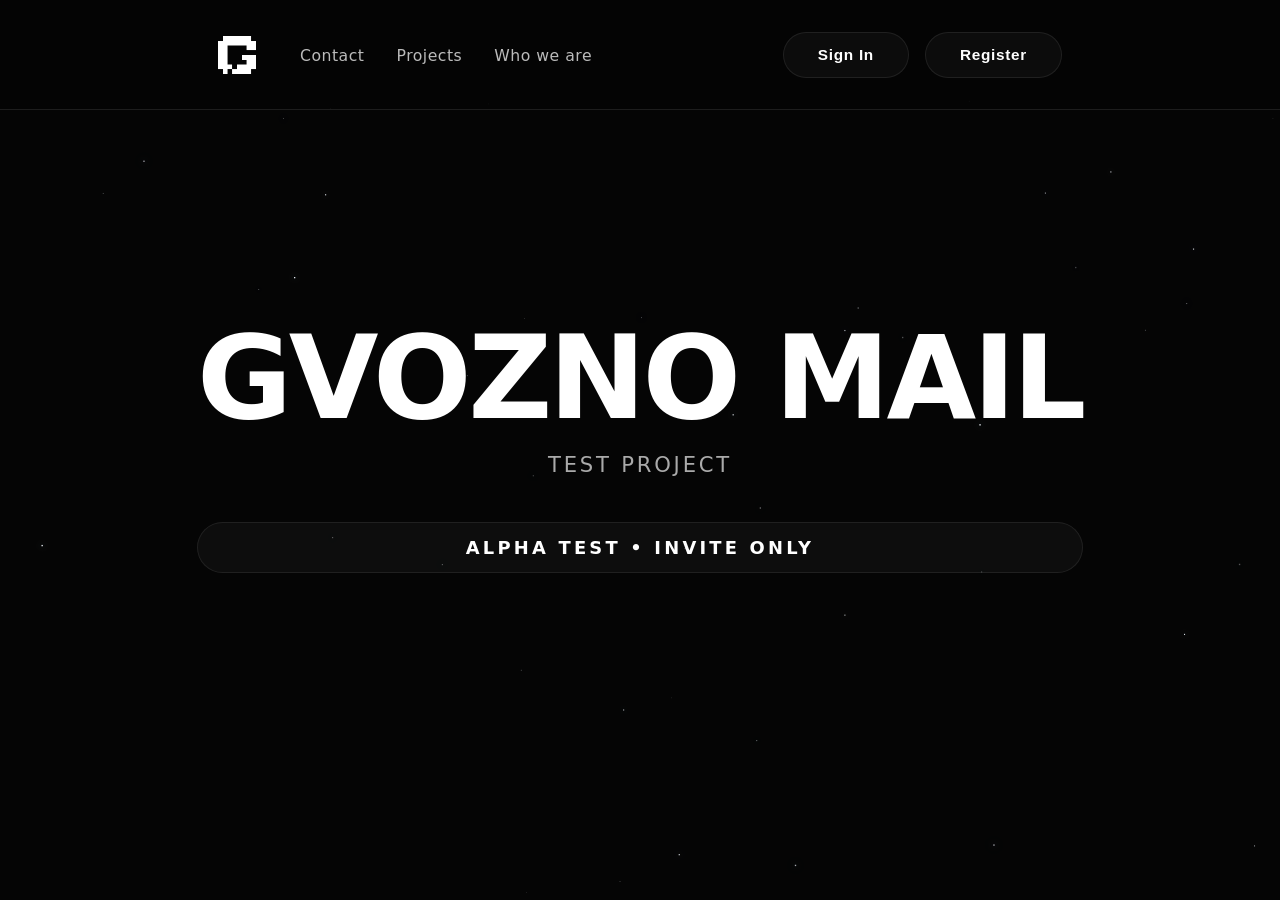
<file: index.html>
<!DOCTYPE html>
<html lang="en" style="background:#050505">
<head>
    <meta charset="UTF-8">
    <meta name="robots" content="noindex,nofollow">
    
    <script>
        (function() {
            const lang = (
                navigator.languages?.[0] ||
                navigator.language ||
                navigator.userLanguage ||
                'en'
            ).toLowerCase().slice(0,2);

            const target = lang === 'ru' ? '/ru/' : '/en/';
            
            window.location.replace(target);
        })();
    </script>

    <meta http-equiv="refresh" content="0; url=/en/">

    <style>
        body {
            margin: 0;
            background: #050505;
            color: #fff;
            font-family: system-ui, sans-serif;
        }
        noscript {
            position: fixed;
            inset: 0;
            display: flex;
            align-items: center;
            justify-content: center;
            background: #050505;
            color: #aaa;
            font-size: 1.1rem;
        }
    </style>
</head>
<body>
    <noscript>
        <p>Пожалуйста, включите JavaScript или перейдите вручную:<br>
           <a href="/en/" style="color:#fff">English version</a> | 
           <a href="/ru/" style="color:#fff">Русская версия</a>
        </p>
    </noscript>
</body>
</html>
</file>
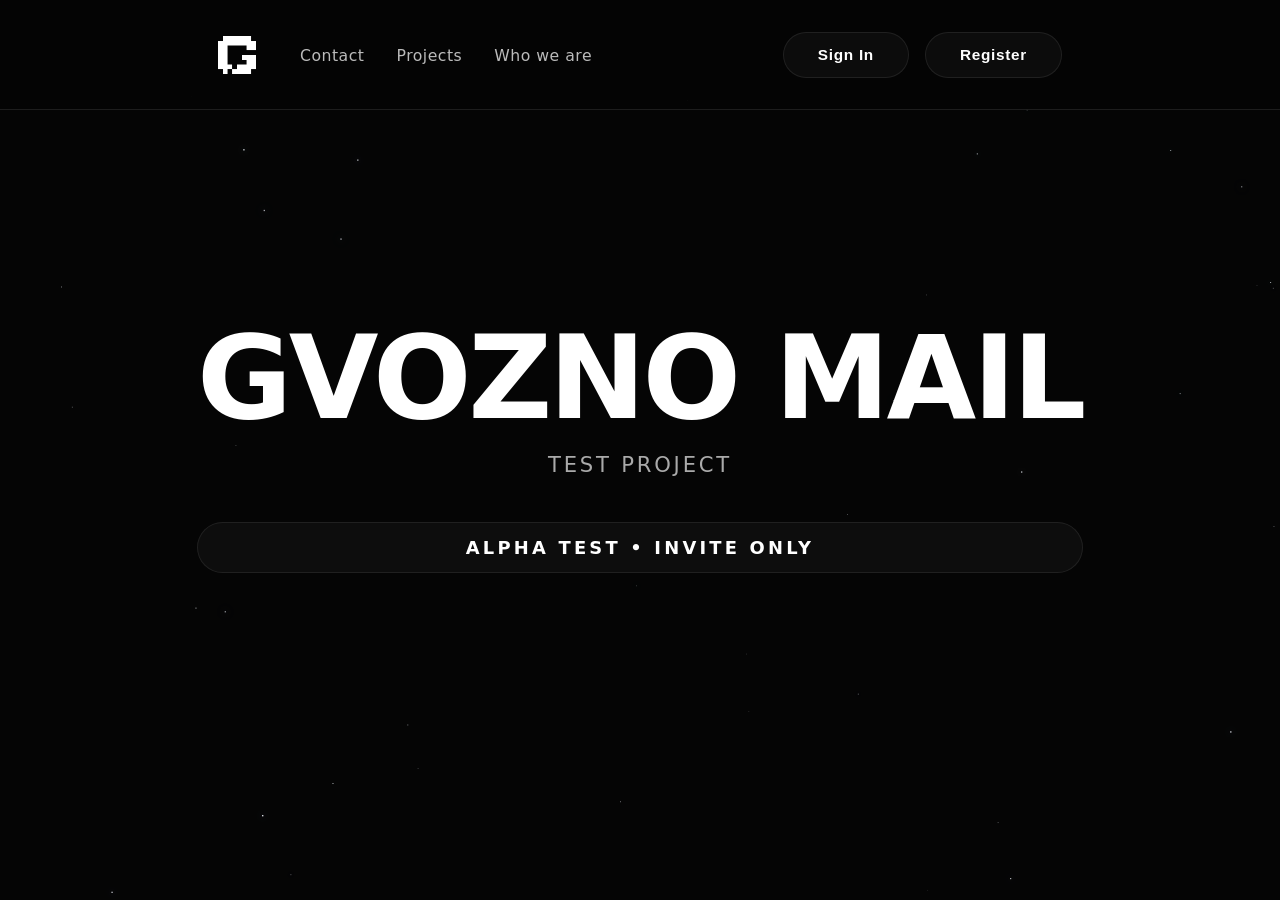
<file: en/index.html>
<!DOCTYPE html>
<html lang="en">
<head>
    <meta charset="UTF-8">
    <meta name="viewport" content="width=device-width, initial-scale=1.0">
    <title>Gvozno Mail • Alpha</title>
   
    <meta name="description" content="Gvozno Mail — invite-only email for creators.">
   
    <meta property="og:type" content="website">
    <meta property="og:url" content="https://mail.gvozno.com">
    <meta property="og:title" content="Gvozno Mail • Alpha">
    <meta property="og:description" content="Gvozno Mail • Alpha">
    <meta property="og:image" content="https://gvozno.com/og-preview.png">
    <meta property="og:site_name" content="Gvozno">
   
    <meta name="twitter:card" content="summary_large_image">
    <meta name="twitter:title" content="Gvozno Mail • Alpha">
    <meta name="twitter:description" content="Gvozno Mail • Alpha">
   
    <link rel="canonical" href="https://mail.gvozno.com/en/" />
    <link rel="alternate" hreflang="en" href="https://mail.gvozno.com/en/" />
    <link rel="alternate" hreflang="ru" href="https://mail.gvozno.com/ru/" />
    <link rel="alternate" hreflang="x-default" href="https://mail.gvozno.com/en/" />
   
    <link rel="icon" href="/favicon.png" type="image/png">
    <link rel="apple-touch-icon" href="/favicon1.png" type="image/png">
    <meta name="theme-color" content="#000000">
   
    <link rel="stylesheet" href="../assets/style.css">
</head>
<body>
    <canvas id="canvas"></canvas>

    <div class="header-backdrop"></div>
   
<header>
    <div class="header-container">
        <div class="left-group">
            <a href="/" class="logo-link">
                <img src="/favicon2.png" alt="Gvozno Logo" class="logo">
            </a>

            <nav class="nav-links">
                <a href="../en/contact">Contact</a>
                <a href="../en/projects">Projects</a>
                <a href="../en/who-we-are">Who we are</a>
            </nav>
        </div>

        <div class="auth-buttons">
            <button class="btn primary" type="button" id="sign-in-btn" aria-label="Sign in to Gvozno Mail">
                Sign In
            </button>
            <button class="btn primary" type="button" id="register-btn" aria-label="Register for Gvozno Mail">
                Register
            </button>

            <button class="menu-btn" aria-label="Open menu" id="menu-toggle">
                <span></span>
                <span></span>
                <span></span>
            </button>
        </div>
    </div>
</header>
   
    <div class="container">
        <div class="hero">
           
            <h1 class="title">GVOZNO MAIL</h1>
           
            <p class="subtitle">Test project</p>
           
            <div class="alpha-card">Alpha test • Invite Only</div>
        </div>
    </div>

    <div class="mobile-menu" id="mobile-menu">
        <nav class="mobile-nav">
            <a href="../en/contact">Contact</a>
            <a href="../en/projects">Projects</a>
            <a href="../en/who-we-are">Who we are</a>
        </nav>
    </div>

        <script src="../assets/stars.js"></script>
        <script src="../assets/main.js"></script>
        
</body>
</html>
</file>
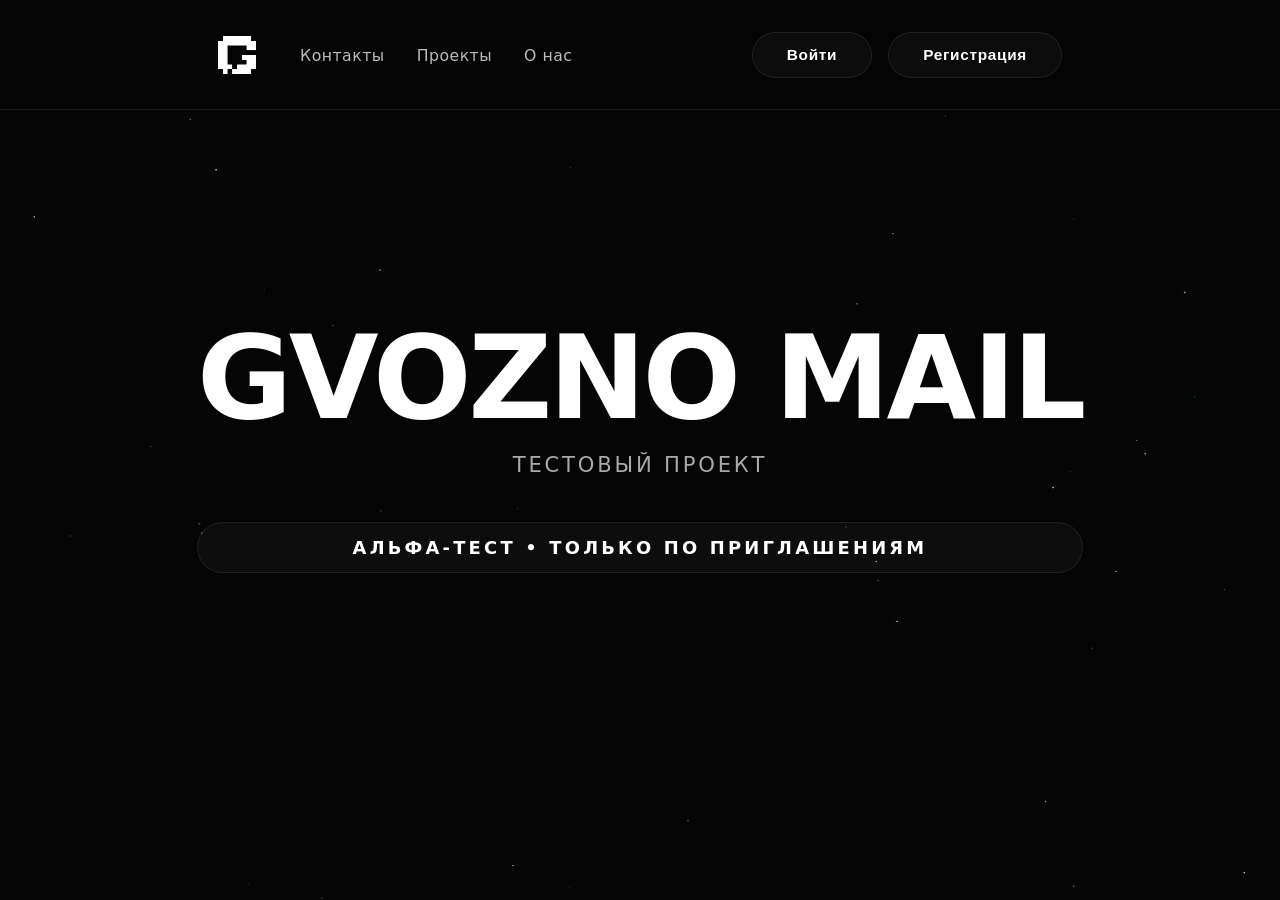
<file: ru/index.html>
<!DOCTYPE html>
<html lang="ru">
<head>
    <meta charset="UTF-8">
    <meta name="viewport" content="width=device-width, initial-scale=1.0">
    <title>Gvozno Mail • Альфа</title>
   
    <meta name="description" content="Gvozno Mail — закрытая почта только по приглашениям для создателей контента.">
   
    <meta property="og:type" content="website">
    <meta property="og:url" content="https://mail.gvozno.com">
    <meta property="og:title" content="Gvozno Mail • Альфа">
    <meta property="og:description" content="Gvozno Mail • Альфа">
    <meta property="og:image" content="https://gvozno.com/og-preview.png">
    <meta property="og:site_name" content="Gvozno">
   
    <meta name="twitter:card" content="summary_large_image">
    <meta name="twitter:title" content="Gvozno Mail • Альфа">
    <meta name="twitter:description" content="Gvozno Mail • Альфа">
   
    <link rel="canonical" href="https://mail.gvozno.com/ru/" />
    <link rel="alternate" hreflang="en" href="https://mail.gvozno.com/en/" />
    <link rel="alternate" hreflang="ru" href="https://mail.gvozno.com/ru/" />
    <link rel="alternate" hreflang="x-default" href="https://mail.gvozno.com/en/" />
   
    <link rel="icon" href="/favicon.png" type="image/png">
    <link rel="apple-touch-icon" href="/favicon1.png" type="image/png">
    <meta name="theme-color" content="#000000">
    
    <link rel="stylesheet" href="../assets/style.css">
</head>
<body>
    <canvas id="canvas"></canvas>

    <div class="header-backdrop"></div>
   
<header>
    <div class="header-container">
        <div class="left-group">
            <a href="/" class="logo-link">
                <img src="/favicon2.png" alt="Логотип Gvozno" class="logo">
            </a>

            <nav class="nav-links">
                <a href="../ru/contact">Контакты</a>
                <a href="../ru/projects">Проекты</a>
                <a href="../ru/who-we-are">О нас</a>
            </nav>
        </div>

        <div class="auth-buttons">
            <button class="btn primary" type="button" id="sign-in-btn" aria-label="Войти в Gvozno Mail">
                Войти
            </button>
            <button class="btn primary" type="button" id="register-btn" aria-label="Зарегистрироваться в Gvozno Mail">
                Регистрация
            </button>

            <button class="menu-btn" aria-label="Открыть меню" id="menu-toggle">
                <span></span>
                <span></span>
                <span></span>
            </button>
        </div>
    </div>
</header>
   
    <div class="container">
        <div class="hero">
           
            <h1 class="title">GVOZNO MAIL</h1>
           
            <p class="subtitle">Тестовый проект</p>
           
            <div class="alpha-card">Альфа-тест • Только по приглашениям</div>
        </div>
    </div>

    <div class="mobile-menu" id="mobile-menu">
        <nav class="mobile-nav">
            <a href="../ru/contact">Контакты</a>
            <a href="../ru/projects">Проекты</a>
            <a href="../ru/who-we-are">О нас</a>
        </nav>
    </div>

        <script src="../assets/stars.js"></script>
        <script src="../assets/main.js"></script>
        
</body>
</html>
</file>
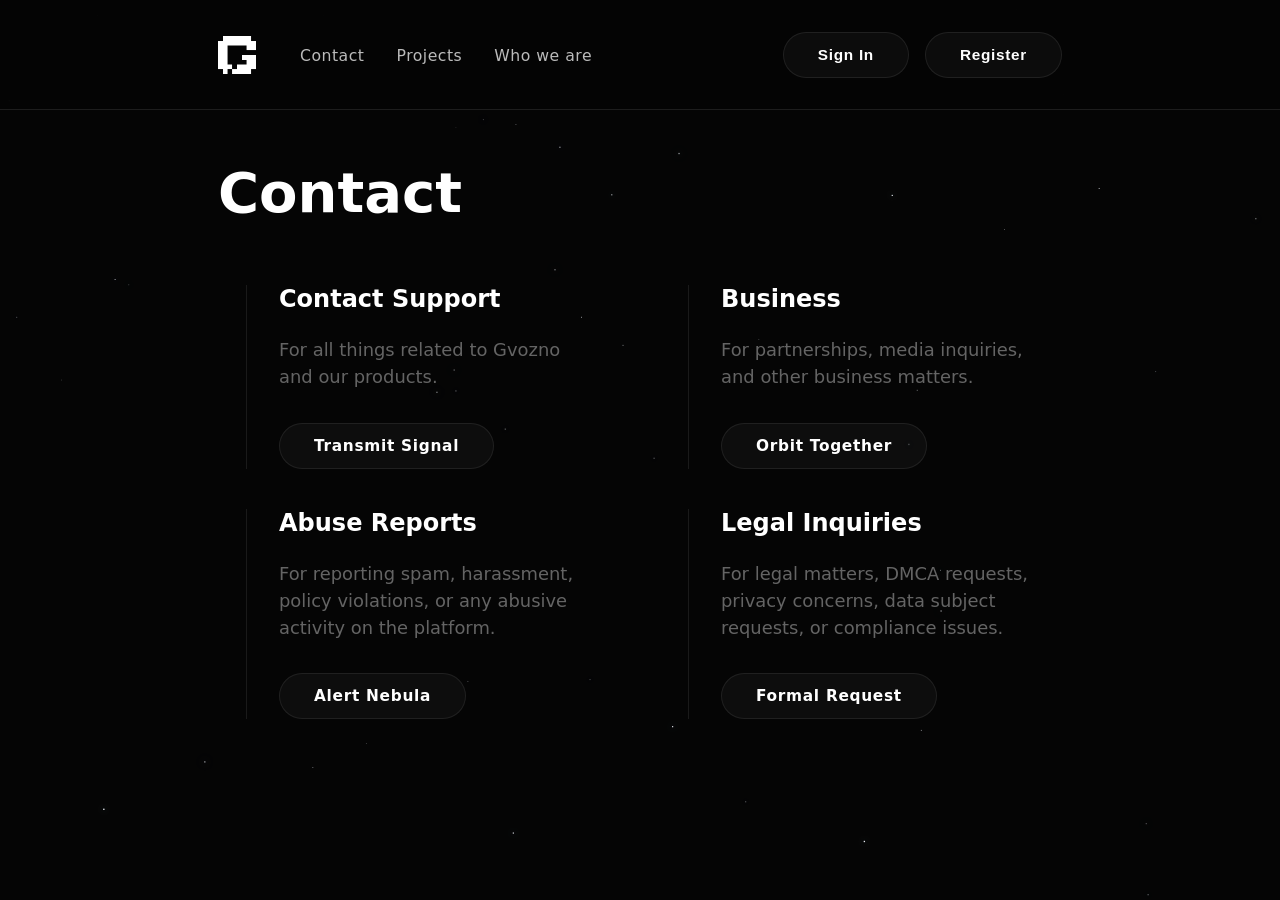
<file: en/contact.html>
<!DOCTYPE html>
<html lang="en">
<head>
    <meta charset="UTF-8">
    <meta name="viewport" content="width=device-width, initial-scale=1.0">
    <title>Contact — Gvozno</title>
   
    <meta name="description" content="Gvozno Mail — invite-only email for creators.">
   
    <meta property="og:type" content="website">
    <meta property="og:url" content="https://mail.gvozno.com">
    <meta property="og:title" content="Gvozno Mail • Alpha">
    <meta property="og:description" content="Gvozno Mail • Alpha">
    <meta property="og:image" content="https://gvozno.com/og-preview.png">
    <meta property="og:site_name" content="Gvozno">
   
    <meta name="twitter:card" content="summary_large_image">
    <meta name="twitter:title" content="Gvozno Mail • Alpha">
    <meta name="twitter:description" content="Gvozno Mail • Alpha">
   
    <link rel="canonical" href="https://mail.gvozno.com/en/contact.html" />
    <link rel="alternate" hreflang="en" href="https://mail.gvozno.com/en/contact.html" />
    <link rel="alternate" hreflang="ru" href="https://mail.gvozno.com/ru/contact.html" />
    <link rel="alternate" hreflang="x-default" href="https://mail.gvozno.com/en/contact.html" />
   
    <link rel="icon" href="/favicon.png" type="image/png">
    <link rel="apple-touch-icon" href="/favicon1.png" type="image/png">
    <meta name="theme-color" content="#000000">
   
    <link rel="stylesheet" href="../assets/contact.css">
</head>
<body>
    <canvas id="canvas"></canvas>

    <div class="header-backdrop"></div>
   
<header>
    <div class="header-container">
        <div class="left-group">
            <a href="/" class="logo-link">
                <img src="/favicon2.png" alt="Gvozno Logo" class="logo">
            </a>

            <nav class="nav-links">
                <a href="../en/contact">Contact</a>
                <a href="../en/projects">Projects</a>
                <a href="../en/who-we-are">Who we are</a>
            </nav>
        </div>

        <div class="auth-buttons">
            <button class="btn primary" type="button" id="sign-in-btn" aria-label="Sign in to Gvozno Mail">
                Sign In
            </button>
            <button class="btn primary" type="button" id="register-btn" aria-label="Register for Gvozno Mail">
                Register
            </button>

            <button class="menu-btn" aria-label="Open menu" id="menu-toggle">
                <span></span>
                <span></span>
                <span></span>
            </button>
        </div>
    </div>
</header>

<main class="contact-page">
    <div class="contact-container">
        
        <h1 class="main-title">Contact</h1>

        <div class="support-grid">
            
            <section class="support-section">
                <div class="support-container">
                    <h2 class="support-title">Contact Support</h2>
                    <p class="support-description">For all things related to Gvozno and our products.</p>
                    
                    <div class="support-buttons">
                        <a class="btn" data-key="support">Transmit Signal</a>
                    </div>
                </div>
            </section>

            <section class="support-section">
                <div class="support-container">
                    <h2 class="support-title">Business</h2>
                    <p class="support-description">For partnerships, media inquiries, and other business matters.</p>
                    
                    <div class="support-buttons">
                        <a class="btn" data-key="business">Orbit Together</a>
                    </div>
                </div>
            </section>

            <section class="support-section">
                <div class="support-container">
                    <h2 class="support-title">Abuse Reports</h2>
                    <p class="support-description">For reporting spam, harassment, policy violations, or any abusive activity on the platform.</p>
                    
                    <div class="support-buttons">
                        <a class="btn" data-key="abuse">Alert Nebula</a>
                    </div>
                </div>
            </section>

            <section class="support-section">
                <div class="support-container">
                    <h2 class="support-title">Legal Inquiries</h2>
                    <p class="support-description">For legal matters, DMCA requests, privacy concerns, data subject requests, or compliance issues.</p>
                    
                    <div class="support-buttons">
                        <a class="btn" data-key="legal">Formal Request</a>
                    </div>
                </div>
            </section>

        </div>
    </div>
</main>

<div class="mobile-menu" id="mobile-menu">
    <nav class="mobile-nav">
        <a href="../en/contact">Contact</a>
        <a href="../en/projects">Projects</a>
        <a href="../en/who-we-are">Who we are</a>
    </nav>
</div>
   
        <script src="../assets/stars.js"></script>
        <script src="../assets/main.js"></script>
        <script src="../assets/contact.js"></script>
        
</body>
</html>
</file>
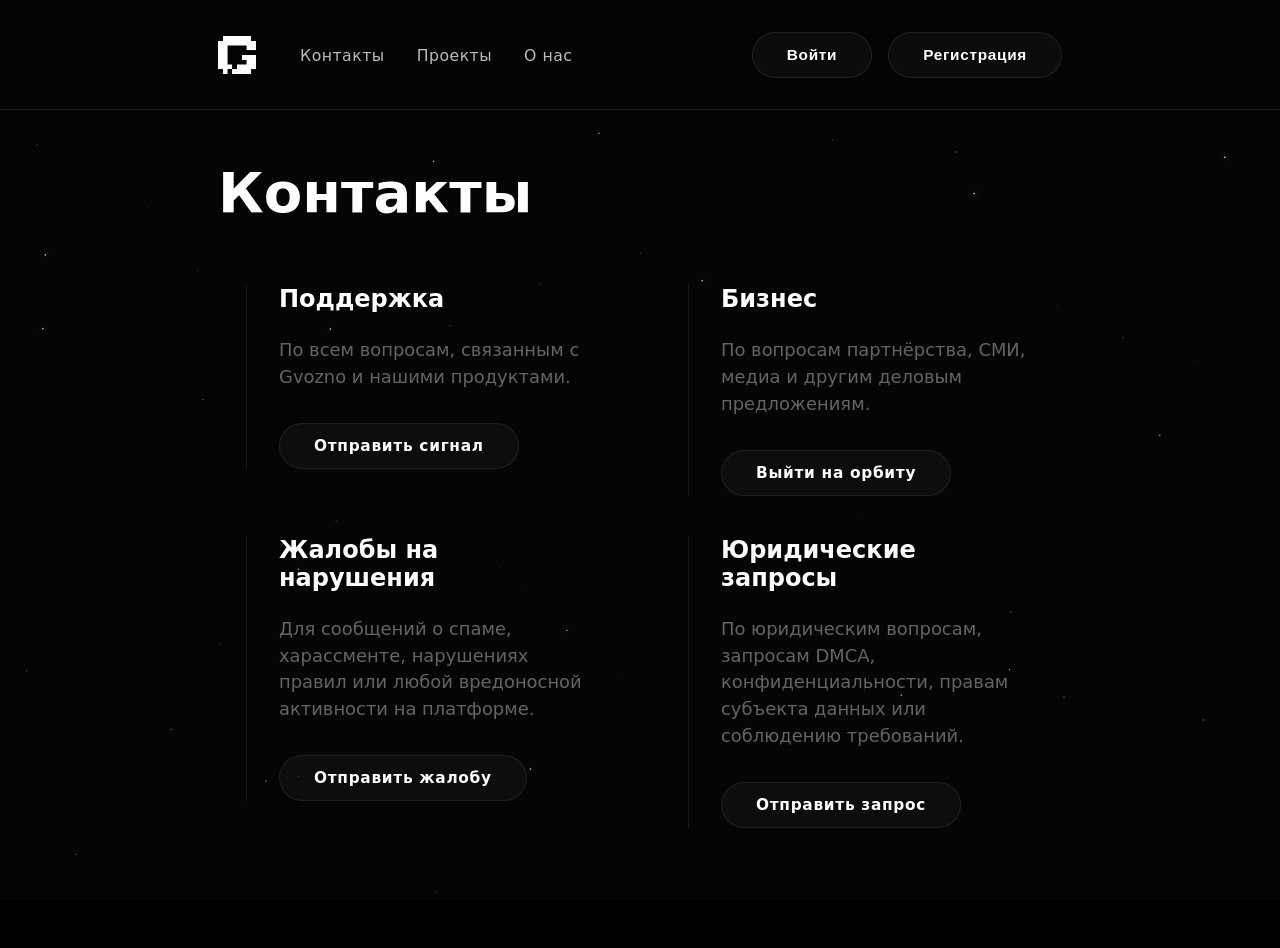
<file: ru/contact.html>
<!DOCTYPE html>
<html lang="ru">
<head>
    <meta charset="UTF-8">
    <meta name="viewport" content="width=device-width, initial-scale=1.0">
    <title>Контакты — Gvozno</title>
   
    <meta name="description" content="Gvozno Mail — закрытая почта только по приглашениям для создателей контента.">
   
    <meta property="og:type" content="website">
    <meta property="og:url" content="https://mail.gvozno.com">
    <meta property="og:title" content="Gvozno Mail • Альфа">
    <meta property="og:description" content="Gvozno Mail • Альфа">
    <meta property="og:image" content="https://gvozno.com/og-preview.png">
    <meta property="og:site_name" content="Gvozno">
   
    <meta name="twitter:card" content="summary_large_image">
    <meta name="twitter:title" content="Gvozno Mail • Альфа">
    <meta name="twitter:description" content="Gvozno Mail • Альфа">
   
    <link rel="canonical" href="https://mail.gvozno.com/ru/contact.html" />
    <link rel="alternate" hreflang="en" href="https://mail.gvozno.com/en/contact.html" />
    <link rel="alternate" hreflang="ru" href="https://mail.gvozno.com/ru/contact.html" />
    <link rel="alternate" hreflang="x-default" href="https://mail.gvozno.com/en/contact.html" />
   
    <link rel="icon" href="/favicon.png" type="image/png">
    <link rel="apple-touch-icon" href="/favicon1.png" type="image/png">
    <meta name="theme-color" content="#000000">
   
    <link rel="stylesheet" href="../assets/contact.css">
</head>
<body>
    <canvas id="canvas"></canvas>

    <div class="header-backdrop"></div>
   
<header>
    <div class="header-container">
        <div class="left-group">
            <a href="/" class="logo-link">
                <img src="/favicon2.png" alt="Логотип Gvozno" class="logo">
            </a>

            <nav class="nav-links">
                <a href="../ru/contact">Контакты</a>
                <a href="../ru/projects">Проекты</a>
                <a href="../ru/who-we-are">О нас</a>
            </nav>
        </div>

        <div class="auth-buttons">
            <button class="btn primary" type="button" id="sign-in-btn" aria-label="Войти в Gvozno Mail">
                Войти
            </button>
            <button class="btn primary" type="button" id="register-btn" aria-label="Зарегистрироваться в Gvozno Mail">
                Регистрация
            </button>

            <button class="menu-btn" aria-label="Открыть меню" id="menu-toggle">
                <span></span>
                <span></span>
                <span></span>
            </button>
        </div>
    </div>
</header>

<main class="contact-page">
    <div class="contact-container">
        
        <h1 class="main-title">Контакты</h1>

        <div class="support-grid">
            
            <section class="support-section">
                <div class="support-container">
                    <h2 class="support-title">Поддержка</h2>
                    <p class="support-description">По всем вопросам, связанным с Gvozno и нашими продуктами.</p>
                    
                    <div class="support-buttons">
                        <a class="btn" data-key="support">Отправить сигнал</a>
                    </div>
                </div>
            </section>

            <section class="support-section">
                <div class="support-container">
                    <h2 class="support-title">Бизнес</h2>
                    <p class="support-description">По вопросам партнёрства, СМИ, медиа и другим деловым предложениям.</p>
                    
                    <div class="support-buttons">
                        <a class="btn" data-key="business">Выйти на орбиту</a>
                    </div>
                </div>
            </section>

            <section class="support-section">
                <div class="support-container">
                    <h2 class="support-title">Жалобы на нарушения</h2>
                    <p class="support-description">Для сообщений о спаме, харассменте, нарушениях правил или любой вредоносной активности на платформе.</p>
                    
                    <div class="support-buttons">
                        <a class="btn" data-key="abuse">Отправить жалобу</a>
                    </div>
                </div>
            </section>

            <section class="support-section">
                <div class="support-container">
                    <h2 class="support-title">Юридические запросы</h2>
                    <p class="support-description">По юридическим вопросам, запросам DMCA, конфиденциальности, правам субъекта данных или соблюдению требований.</p>
                    
                    <div class="support-buttons">
                        <a class="btn" data-key="legal">Отправить запрос</a>
                    </div>
                </div>
            </section>

        </div>
    </div>
</main>

<div class="mobile-menu" id="mobile-menu">
    <nav class="mobile-nav">
        <a href="../ru/contact">Контакты</a>
        <a href="../ru/projects">Проекты</a>
        <a href="../ru/who-we-are">О нас</a>
    </nav>
</div>
   
    <script src="../assets/stars.js"></script>
    <script src="../assets/main.js"></script>
    <script src="../assets/contact.js"></script>
        
</body>
</html>
</file>
<file: assets/style.css>
:root {
    --bg:                    #000000;
    --card-bg:               rgba(150, 150, 150, 0.06);
    --border:                rgba(110, 110, 110, 0.2);
    --accent:                #ffffff;
    --dim:                   #aaaaaa;
    --text-dim:              rgba(255, 255, 255, 0.38);
    --footer-border:         rgba(255, 255, 255, 0.07);

    --radius:                26px;
    --header-top:            32px;
    --header-side:           40px;
    --container-padding:     28px;
    --btn-padding:           13px 34px;
    --btn-padding-mobile:    13px 20px;
    --alpha-card-padding:    14px 42px;

    --fs-title:              116px;
    --fs-subtitle:           clamp(1.08rem, 2.5vw, 1.32rem);
    --fs-alpha:              clamp(0.96rem, 2.1vw, 1.12rem);
    --fs-btn:                0.96rem;
    --fs-footer:             0.83rem;
    --fs-subtitle-mobile:    1rem;

    --transition:            all 0.48s cubic-bezier(0.23, 1, 0.32, 1);
    --shine-duration:        0.7s;
    --hover-lift:            translateY(-2px);
}

* {
    box-sizing: border-box;
    margin: 0;
    padding: 0;
}

html {
    background: var(--bg);
    height: 100dvh;
    overscroll-behavior-y: none;
}

body {
    color: white;
    font-family: system-ui, -apple-system, BlinkMacSystemFont, sans-serif;
    -webkit-font-smoothing: antialiased;
    min-height: 100dvh;
}

canvas {
    position: fixed;
    inset: 0;
    z-index: -1;
    pointer-events: none;
}

header {
    position: fixed;
    top: var(--header-top);
    left: 0;
    right: 0;
    z-index: 100;
}

.header-container {
    max-width: 900px;
    margin: 0 auto;
    padding: 0 var(--container-padding);
    display: flex;
    justify-content: space-between;
    align-items: center;
    pointer-events: auto;
}

.header-inner {
    display: flex;
    gap: 16px;
}

.btn {
    padding: var(--btn-padding);
    font-size: var(--fs-btn);
    font-weight: 600;
    letter-spacing: 0.7px;
    color: var(--accent);
    position: relative;
    overflow: hidden;
    transition: var(--transition);
    border: 1px solid var(--border);
    border-radius: var(--radius);
    background: var(--card-bg);
}

.btn:hover {
    color: white;
    transform: var(--hover-lift);
}

.btn::before {
    content: '';
    position: absolute;
    top: -50%;
    left: -150%;
    width: 40%;
    height: 300%;
    background: linear-gradient(120deg, transparent, rgba(255,255,255,0.35), transparent);
    transition: left var(--shine-duration);
    transform: skewX(-25deg);
}

.btn:hover::before {
    left: 250%;
}

.nav-links {
    display: flex;
    gap: 32px;
    align-items: center;
}

.nav-links a {
    color: #bbbbbb;
    text-decoration: none;
    font-weight: 500;
    font-size: 0.98rem;
    letter-spacing: 0.5px;
    transition: color 0.3s ease;
}

.nav-links a:hover {
    color: white;
}

.auth-buttons {
    display: flex;
    gap: 16px;
    align-items: center;
}


.container {
    margin: 0 auto;
    padding: 0 var(--container-padding);
    height: 100dvh;
    display: flex;
    align-items: center;
    justify-content: center;
}

.hero {
    text-align: center;
}

.title {
    font-size: var(--fs-title);
    font-weight: 800;
    letter-spacing: -0.03em;
    line-height: 0.88;
    white-space: nowrap;
}

.subtitle {
    font-size: var(--fs-subtitle);
    letter-spacing: 2.8px;
    text-transform: uppercase;
    color: var(--dim);
    margin: 1.4rem 0 2.8rem;
}

.alpha-card {
    padding: var(--alpha-card-padding);
    font-size: var(--fs-alpha);
    font-weight: 600;
    letter-spacing: 3.2px;
    text-transform: uppercase;
    background: var(--card-bg);
    border: 1px solid var(--border);
    border-radius: var(--radius);
    white-space: nowrap;
}




.left-group {
    display: flex;
    align-items: center;
    gap: 44px;
}

.logo-link {
    display: block;
    line-height: 1;
    flex-shrink: 0;
}

.logo {
    display: block;
    height: 38px;
    width: auto;
    transition: transform 0.35s ease;
}

.logo-link:hover .logo {
    transform: scale(1.06);
}

.menu-btn {
    display: none;
    width: 44px;
    height: 44px;
    border-radius: 50%;
    border: 1px solid var(--border);
    background: var(--card-bg);
    position: relative;
    cursor: pointer;
    transition: var(--transition);
}

.menu-btn:hover {
    transform: var(--hover-lift);
    background: rgba(180,180,180,0.08);
}

.menu-btn span {
    position: absolute;
    left: 50%;
    top: 50%;
    width: 18px;
    height: 2px;
    background: var(--accent);
    border-radius: 1px;
    transform: translate(-50%, -50%);
    transition: all 0.35s ease;
}

.menu-btn span:nth-child(1) { transform: translate(-50%, -8px); }
.menu-btn span:nth-child(2) { transform: translate(-50%, 0);    }
.menu-btn span:nth-child(3) { transform: translate(-50%, 8px);  }

.menu-btn.active span:nth-child(1) {
    transform: translate(-50%, 0) rotate(45deg);
}
.menu-btn.active span:nth-child(2) {
    opacity: 0;
}
.menu-btn.active span:nth-child(3) {
    transform: translate(-50%, 0) rotate(-45deg);
}

.mobile-menu {
    position: fixed;
    inset: 0;
    background: #050505;
    z-index: 90;
    display: flex;
    flex-direction: column;
    justify-content: flex-start;
    align-items: center;
    padding: 100px 0 0 0;
    opacity: 0;
    visibility: hidden;
    transition: opacity 0.45s ease;
    pointer-events: none;
}

.mobile-menu.active {
    opacity: 1;
    visibility: visible;
    pointer-events: auto;
}

.mobile-nav {
    width: 100%;
    max-width: 640px;
    padding: 0 24px;
    box-sizing: border-box;
}

.mobile-nav a {
    display: block;
    color: #ffffff;
    font-size: clamp(1.9rem, 7.5vw, 3.2rem);
    font-weight: 600;
    letter-spacing: -0.02em;
    text-decoration: none;
    padding: 24px 0;
    border-bottom: 1px solid rgba(110, 110, 110, 0.28);
    transition: 
        color 0.32s ease,
        padding-left 0.32s cubic-bezier(0.23, 1, 0.32, 1),
        border-color 0.32s ease;
}

.mobile-nav a:hover,
.mobile-nav a:focus {
    color: #e0e0e0;
    padding-left: 12px;
    border-bottom-color: rgba(180, 180, 180, 0.45);
}

.header-backdrop {
    position: fixed;
    top: 0;
    left: 0;
    right: 0;
    height: 110px;
    z-index: 5;
    pointer-events: none;

    background: rgba(5, 5, 5, 0.75);

    -webkit-backdrop-filter: blur(10px);
    backdrop-filter: blur(10px);

    border-bottom: 1px solid rgba(110, 110, 110, 0.25);
}

@media (max-width: 850px) {


    .header-container {
        padding: 0 12px;
        justify-content: space-between;
        align-items: center;
        gap: 12px;
    }

    header {
        top: 20px;
        right: 20px;
        left: 20px;
        justify-content: center;
    }

    .header-inner {
        width: 100%;
        justify-content: center;
        gap: 12px;
    }

    .alpha-card {
        letter-spacing: 0.9px;
        font-size: clamp(0.75rem, 3.8vw, 0.85rem);
        padding: 10px 10px; 
    }

    .btn {
        flex: 0 1 auto;
        max-width: 160px;
        padding: var(--btn-padding-mobile);
    }

    .title {
        font-size: clamp(3.2rem, 11vw, 5.4rem);
    }

    .subtitle {
        font-size: var(--fs-subtitle-mobile);
        margin-bottom: 1.8rem;
    }

    .container {
        padding: 100px 20px 80px;
    }

    footer {
        padding: 40px 0 20px;
    }

    .auth-buttons {
        gap: 12px;
    }

    .nav-links {
        display: none;
    }

    .nav-links a {
        font-size: 0.95rem;
    }

    .menu-btn {
        display: block;
        width: 42px;
        height: 42px;
        margin-right: -10px;
    }

    .left-group {
        gap: 16px;
        padding-left: 0;
    }

    .logo {
        height: 34px;
        margin-left: -10px;

    }

    .header-backdrop {
        height: 86px;
        background: rgba(5, 5, 5, 0.78);
        -webkit-backdrop-filter: blur(9px);
        backdrop-filter: blur(9px);
        border-bottom: 1px solid rgba(110, 110, 110, 0.22);
    }
}

@media (prefers-reduced-motion: reduce) {
    * {
        transition: none !important;
    }
}
</file>
<file: assets/contact.css>
:root {
    --bg:                    #000000;
    --card-bg:               rgba(150, 150, 150, 0.06);
    --border:                rgba(110, 110, 110, 0.2);
    --accent:                #ffffff;
    --dim:                   #aaaaaa;
    --text-dim:              rgba(255, 255, 255, 0.38);
    --footer-border:         rgba(255, 255, 255, 0.07);

    --radius:                26px;
    --header-top:            32px;
    --header-side:           40px;
    --container-padding:     28px;
    --btn-padding:           13px 34px;
    --btn-padding-mobile:    13px 20px;
    --alpha-card-padding:    14px 42px;

    --fs-title:              clamp(3.9rem, 9.2vw, 7.4rem);
    --fs-subtitle:           clamp(1.08rem, 2.5vw, 1.32rem);
    --fs-alpha:              clamp(0.96rem, 2.1vw, 1.12rem);
    --fs-btn:                0.96rem;
    --fs-footer:             0.83rem;
    --fs-subtitle-mobile:    1rem;

    --transition:            all 0.48s cubic-bezier(0.23, 1, 0.32, 1);
    --shine-duration:        0.7s;
    --hover-lift:            translateY(-2px);
}

* {
    box-sizing: border-box;
    margin: 0;
    padding: 0;
}

html {
    background: var(--bg);
    height: 100dvh;
    overscroll-behavior-y: none;
}

body {
    color: white;
    font-family: system-ui, -apple-system, BlinkMacSystemFont, sans-serif;
    -webkit-font-smoothing: antialiased;
    min-height: 100dvh;
}

::-webkit-scrollbar { width: 5px; }
::-webkit-scrollbar-track { background: #111; }
::-webkit-scrollbar-thumb { 
    background: linear-gradient(#555, #333); 
    border-radius: 10px; 
}

canvas {
    position: fixed;
    inset: 0;
    z-index: -1;
    pointer-events: none;
}

header {
    position: fixed;
    top: var(--header-top);
    left: 0;
    right: 0;
    z-index: 100;
}

.header-container {
    max-width: 900px;
    margin: 0 auto;
    padding: 0 var(--container-padding);
    display: flex;
    justify-content: space-between;
    align-items: center;
    pointer-events: auto;
}

.header-inner {
    display: flex;
    gap: 16px;
}

.btn {
    padding: var(--btn-padding);
    font-size: var(--fs-btn);
    font-weight: 600;
    letter-spacing: 0.7px;
    color: var(--accent);
    position: relative;
    overflow: hidden;
    transition: var(--transition);
    border: 1px solid var(--border);
    border-radius: var(--radius);
    background: var(--card-bg);
    text-decoration: none
}

.btn:hover {
    color: white;
    transform: var(--hover-lift);
}

.btn::before {
    content: '';
    position: absolute;
    top: -50%;
    left: -150%;
    width: 40%;
    height: 300%;
    background: linear-gradient(120deg, transparent, rgba(255,255,255,0.35), transparent);
    transition: left var(--shine-duration);
    transform: skewX(-25deg);
}

.btn:hover::before {
    left: 250%;
}

.nav-links {
    display: flex;
    gap: 32px;
    align-items: center;
}

.nav-links a {
    color: #bbbbbb;
    text-decoration: none;
    font-weight: 500;
    font-size: 0.98rem;
    letter-spacing: 0.5px;
    transition: color 0.3s ease;
}

.nav-links a:hover {
    color: white;
}

.auth-buttons {
    display: flex;
    gap: 16px;
    align-items: center;
}

.support-section {

    max-width: 900px;
    margin: 80px auto;
    padding: 0 var(--container-padding);
}

.support-container {

    border-left: 1px solid var(--border);
    padding-left: 32px;
    display: flex;
    flex-direction: column;
    gap: 12px;
}

.support-title {
    font-size: 1.5rem;
    margin-bottom: 12px;
}

.support-description {
    font-size: var(--fs-alpha);
    color: var(--text-dim);
    margin-bottom: 20px;
    max-width: 400px;
    line-height: 1.5;
}

.support-buttons {
    display: flex;
    gap: 12px;
    flex-wrap: wrap;
}

.contact-page {
    padding-top: 160px;
    padding-bottom: 120px;
    display: flex;
    justify-content: center;
}

.contact-container {
    width: 100%;
    max-width: 900px;
    padding: 0 var(--container-padding);
}

.main-title {
    font-size: clamp(1.5rem, 5vw, 3.5rem);
    font-weight: 600;
    margin-bottom: 60px;
    color: var(--accent);
}

.support-grid {
    display: flex;
    gap: 40px;
    flex-wrap: wrap;
}

.support-section {
    flex: 1;
    min-width: 280px;
    margin: 0;
}

.contact-container {
    max-width: 900px;
    width: 100%;
}

.left-group {
    display: flex;
    align-items: center;
    gap: 44px;
}

.logo-link {
    display: block;
    line-height: 1;
    flex-shrink: 0;
}

.logo {
    display: block;
    height: 38px;
    width: auto;
    transition: transform 0.35s ease;
}

.logo-link:hover .logo {
    transform: scale(1.06);
}

.menu-btn {
    display: none;
    width: 44px;
    height: 44px;
    border-radius: 50%;
    border: 1px solid var(--border);
    background: var(--card-bg);
    position: relative;
    cursor: pointer;
    transition: var(--transition);
}

.menu-btn:hover {
    transform: var(--hover-lift);
    background: rgba(180,180,180,0.08);
}

.menu-btn span {
    position: absolute;
    left: 50%;
    top: 50%;
    width: 18px;
    height: 2px;
    background: var(--accent);
    border-radius: 1px;
    transform: translate(-50%, -50%);
    transition: all 0.35s ease;
}

.menu-btn span:nth-child(1) { transform: translate(-50%, -8px); }
.menu-btn span:nth-child(2) { transform: translate(-50%, 0);    }
.menu-btn span:nth-child(3) { transform: translate(-50%, 8px);  }

.menu-btn.active span:nth-child(1) {
    transform: translate(-50%, 0) rotate(45deg);
}
.menu-btn.active span:nth-child(2) {
    opacity: 0;
}
.menu-btn.active span:nth-child(3) {
    transform: translate(-50%, 0) rotate(-45deg);
}

.mobile-menu {
    position: fixed;
    inset: 0;
    background: #050505;
    z-index: 90;
    display: flex;
    flex-direction: column;
    justify-content: flex-start;
    align-items: center;
    padding: 100px 0 0 0;
    opacity: 0;
    visibility: hidden;
    transition: opacity 0.45s ease;
    pointer-events: none;
}

.mobile-menu.active {
    opacity: 1;
    visibility: visible;
    pointer-events: auto;
}

.mobile-nav {
    width: 100%;
    max-width: 640px;
    padding: 0 24px;
    box-sizing: border-box;
}

.mobile-nav a {
    display: block;
    color: #ffffff;
    font-size: clamp(1.9rem, 7.5vw, 3.2rem);
    font-weight: 600;
    letter-spacing: -0.02em;
    text-decoration: none;
    padding: 24px 0;
    border-bottom: 1px solid rgba(110, 110, 110, 0.28);
    transition: 
        color 0.32s ease,
        padding-left 0.32s cubic-bezier(0.23, 1, 0.32, 1),
        border-color 0.32s ease;
}

.mobile-nav a:hover,
.mobile-nav a:focus {
    color: #e0e0e0;
    padding-left: 12px;
    border-bottom-color: rgba(180, 180, 180, 0.45);
}

.header-backdrop {
    position: fixed;
    top: 0;
    left: 0;
    right: 0;
    height: 110px;
    z-index: 5;
    pointer-events: none;

    background: rgba(5, 5, 5, 0.75);

    -webkit-backdrop-filter: blur(10px);
    backdrop-filter: blur(10px);

    border-bottom: 1px solid rgba(110, 110, 110, 0.25);
}

@media (max-width: 850px) {


    .header-container {
        padding: 0 12px;
        justify-content: space-between;
        align-items: center;
        gap: 12px;
    }

    header {
        top: 20px;
        right: 20px;
        left: 20px;
        justify-content: center;
    }

    .header-inner {
        width: 100%;
        justify-content: center;
        gap: 12px;
    }

    .btn {
        flex: 0 1 auto;
        max-width: 160px;
        padding: var(--btn-padding-mobile);
    }

    .title {
        font-size: clamp(3.2rem, 11vw, 5.4rem);
    }

    .subtitle {
        font-size: var(--fs-subtitle-mobile);
        margin-bottom: 1.8rem;
    }

    .container {
        padding: 100px 20px 80px;
    }

    footer {
        padding: 40px 0 20px;
    }

    .auth-buttons {
        gap: 12px;
    }

    .nav-links {
        display: none;
    }

    .nav-links a {
        font-size: 0.95rem;
    }

    .menu-btn {
        display: block;
        width: 42px;
        height: 42px;
        margin-right: -10px;
    }

    .left-group {
        gap: 16px;
        padding-left: 0;
    }

    .logo {
        height: 34px;
        margin-left: -10px;

    }

    .support-grid {
        flex-direction: column;
        gap: 0;
    }

    .support-section {
        padding: 32px 0 28px;
        position: relative;
    }

    .support-container {
        border-left: none !important;
        padding-left: 0;
        padding-right: 0;
    }

    .support-section:not(:last-child)::after {
        content: "";
        position: absolute;
        left: -5px;
        right: -5px;
        bottom: 0;
        height: 1px;
        background: rgba(110, 110, 110, 0.32);
    }

    .support-title {
        font-size: clamp(1.38rem, 4.8vw, 1.65rem);
        margin-bottom: 14px;
        font-weight: 600;
    }

    .support-description {
        font-size: clamp(0.98rem, 3.6vw, 1.08rem);
        margin-bottom: 20px;
        line-height: 1.48;
    }

    .support-buttons {
        flex-wrap: nowrap;
        gap: 10px;
        justify-content: flex-start;
    }

    .support-buttons .btn {
        flex: 0 1 auto;
        white-space: nowrap;
        padding: 10px 20px;
        font-size: 0.95rem;
        min-width: 130px;
        max-width: 190px;
        text-align: center;
        display: inline-flex;
        align-items: center;
        justify-content: center;
    }

.header-backdrop {
        height: 86px;
        background: rgba(5, 5, 5, 0.78);
        -webkit-backdrop-filter: blur(9px);
        backdrop-filter: blur(9px);
        border-bottom: 1px solid rgba(110, 110, 110, 0.22);
    }
}

@media (prefers-reduced-motion: reduce) {
    * {
        transition: none !important;
    }
}
</file>
